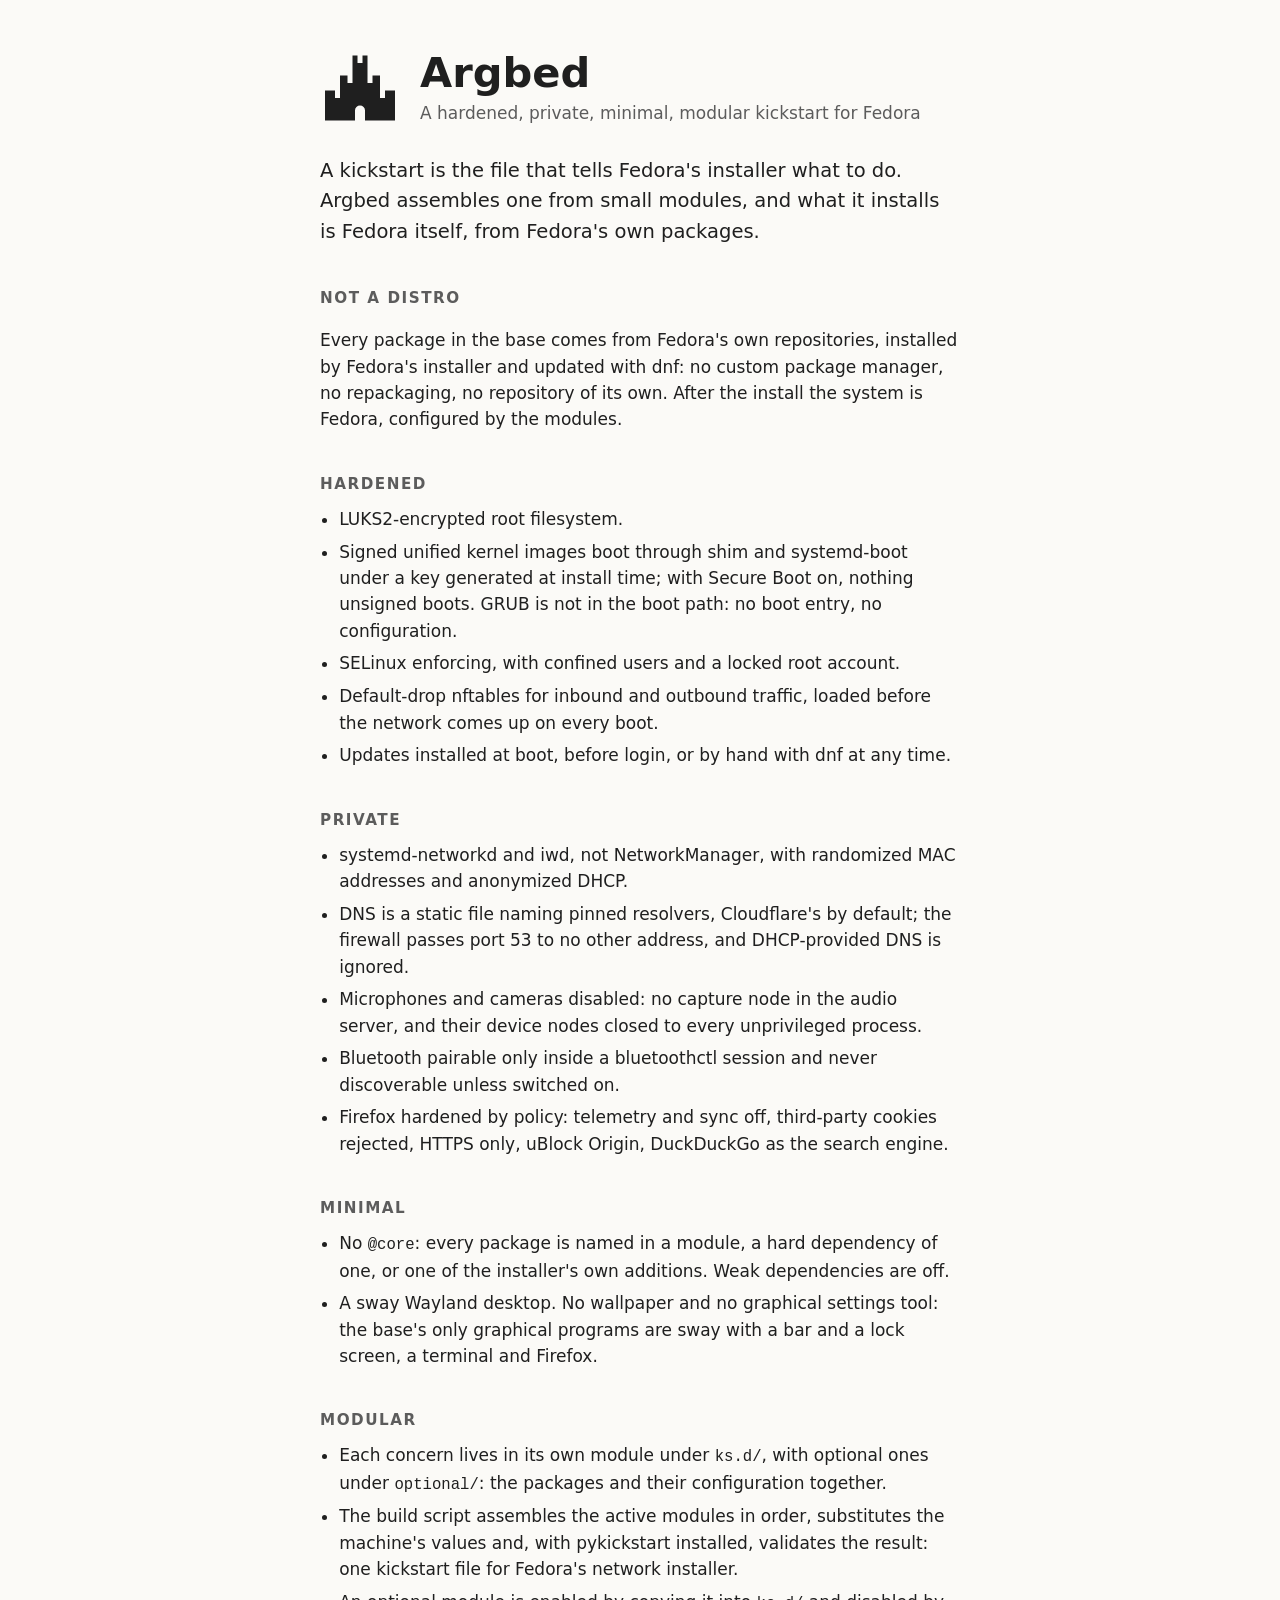
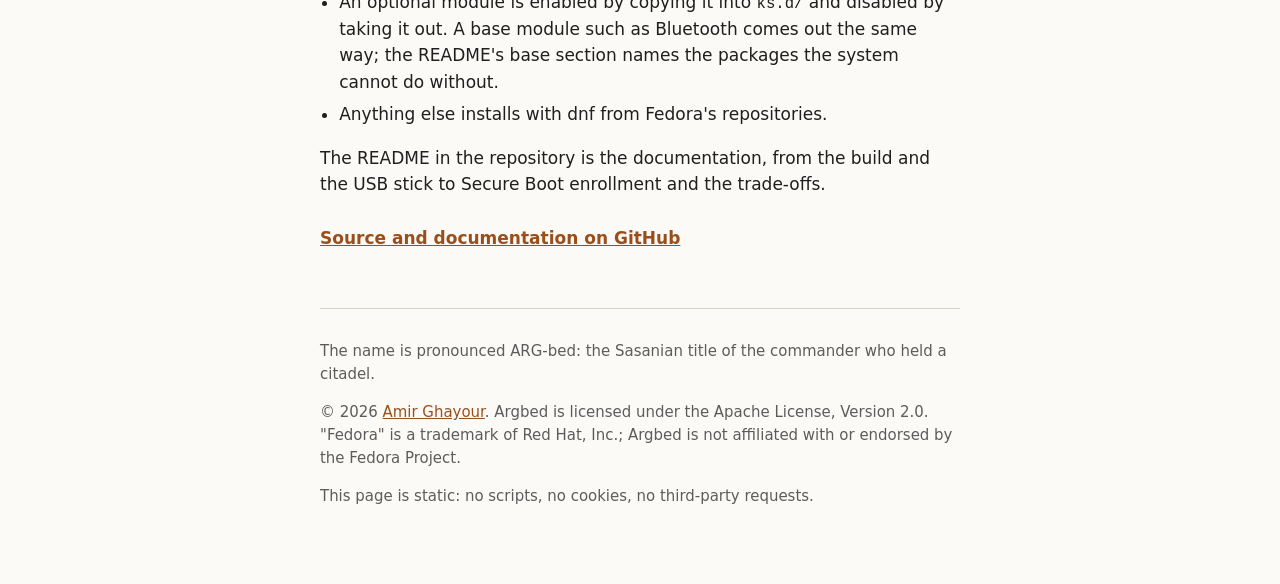
<file: index.html>
<!DOCTYPE html>
<html lang="en">
<head>
<meta charset="utf-8">
<meta name="viewport" content="width=device-width, initial-scale=1">
<meta http-equiv="Content-Security-Policy" content="default-src 'none'; img-src 'self'; style-src 'self'; base-uri 'none'; form-action 'none'">
<meta name="referrer" content="no-referrer">
<meta name="color-scheme" content="light dark">
<meta name="description" content="Argbed is a hardened, private, minimal, modular kickstart for Fedora: encrypted root, signed UKI boot, default-drop firewall, confined users, no @core.">
<meta property="og:type" content="website">
<meta property="og:url" content="https://argbed.com/">
<meta property="og:title" content="Argbed: a hardened, private, minimal, modular kickstart for Fedora">
<meta property="og:description" content="Encrypted root, signed UKI boot, default-drop firewall, confined users, no @core. One script assembles the modules into one kickstart file for Fedora's network installer.">
<meta property="og:image" content="https://argbed.com/og.png">
<meta property="og:image:width" content="1200">
<meta property="og:image:height" content="630">
<meta property="og:image:alt" content="Argbed: a hardened, private, minimal, modular kickstart for Fedora">
<meta name="twitter:card" content="summary_large_image">
<meta name="twitter:image:alt" content="Argbed: a hardened, private, minimal, modular kickstart for Fedora">
<title>Argbed: a hardened, private, minimal, modular kickstart for Fedora</title>
<link rel="canonical" href="https://argbed.com/">
<link rel="icon" href="argbed.svg" type="image/svg+xml">
<link rel="stylesheet" href="style.css">
</head>
<body>
<main>
<header>
<img src="argbed.svg" alt="" width="80" height="80">
<div>
<h1>Argbed</h1>
<p class="say">A hardened, private, minimal, modular kickstart for Fedora</p>
</div>
</header>
<p class="lead">A kickstart is the file that tells Fedora's installer what to do. Argbed assembles one from small modules, and what it installs is Fedora itself, from Fedora's own packages.</p>

<h2>Not a distro</h2>
<p>Every package in the base comes from Fedora's own repositories, installed by Fedora's installer and updated with dnf: no custom package manager, no repackaging, no repository of its own. After the install the system is Fedora, configured by the modules.</p>

<h2>Hardened</h2>
<ul>
<li>LUKS2-encrypted root filesystem.</li>
<li>Signed unified kernel images boot through shim and systemd-boot under a key generated at install time; with Secure Boot on, nothing unsigned boots. GRUB is not in the boot path: no boot entry, no configuration.</li>
<li>SELinux enforcing, with confined users and a locked root account.</li>
<li>Default-drop nftables for inbound and outbound traffic, loaded before the network comes up on every boot.</li>
<li>Updates installed at boot, before login, or by hand with dnf at any time.</li>
</ul>

<h2>Private</h2>
<ul>
<li>systemd-networkd and iwd, not NetworkManager, with randomized MAC addresses and anonymized DHCP.</li>
<li>DNS is a static file naming pinned resolvers, Cloudflare's by default; the firewall passes port 53 to no other address, and DHCP-provided DNS is ignored.</li>
<li>Microphones and cameras disabled: no capture node in the audio server, and their device nodes closed to every unprivileged process.</li>
<li>Bluetooth pairable only inside a bluetoothctl session and never discoverable unless switched on.</li>
<li>Firefox hardened by policy: telemetry and sync off, third-party cookies rejected, HTTPS only, uBlock Origin, DuckDuckGo as the search engine.</li>
</ul>

<h2>Minimal</h2>
<ul>
<li>No <code>@core</code>: every package is named in a module, a hard dependency of one, or one of the installer's own additions. Weak dependencies are off.</li>
<li>A sway Wayland desktop. No wallpaper and no graphical settings tool: the base's only graphical programs are sway with a bar and a lock screen, a terminal and Firefox.</li>
</ul>

<h2>Modular</h2>
<ul>
<li>Each concern lives in its own module under <code>ks.d/</code>, with optional ones under <code>optional/</code>: the packages and their configuration together.</li>
<li>The build script assembles the active modules in order, substitutes the machine's values and, with pykickstart installed, validates the result: one kickstart file for Fedora's network installer.</li>
<li>An optional module is enabled by copying it into <code>ks.d/</code> and disabled by taking it out. A base module such as Bluetooth comes out the same way; the README's base section names the packages the system cannot do without.</li>
<li>Anything else installs with dnf from Fedora's repositories.</li>
</ul>

<p>The README in the repository is the documentation, from the build and the USB stick to Secure Boot enrollment and the trade-offs.</p>
<p class="cta"><a href="https://github.com/argbed/argbed">Source and documentation on GitHub</a></p>

<footer>
<p>The name is pronounced ARG-bed: the Sasanian title of the commander who held a citadel.</p>
<p>© 2026 <a href="https://amirghayour.com">Amir Ghayour</a>. Argbed is licensed under the Apache License, Version 2.0. "Fedora" is a trademark of Red Hat, Inc.; Argbed is not affiliated with or endorsed by the Fedora Project.</p>
<p>This page is static: no scripts, no cookies, no third-party requests.</p>
</footer>
</main>
</body>
</html>
</file>
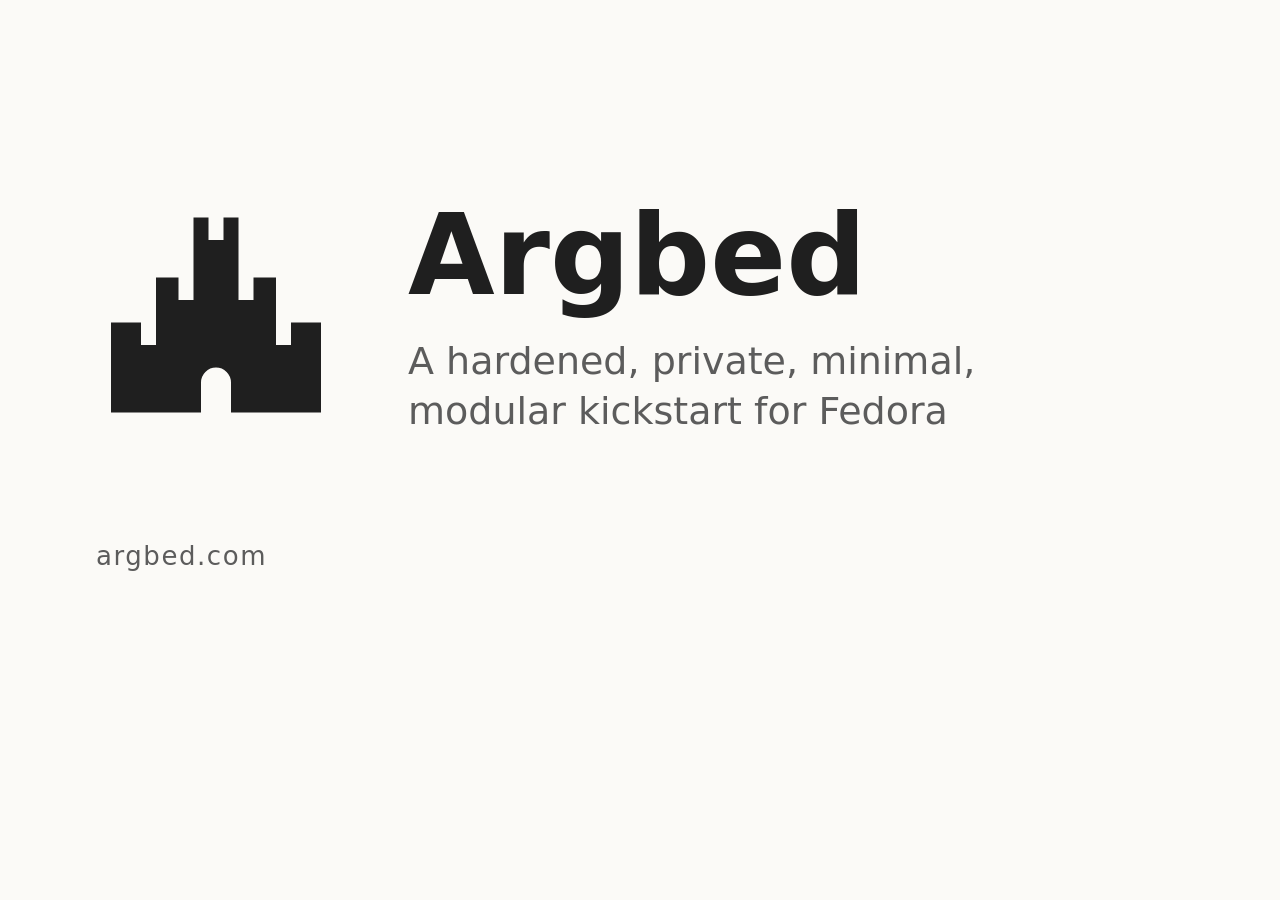
<file: og-source.html>
<!DOCTYPE html>
<!-- Source for og.png: open at 1200x630 and screenshot. -->
<html lang="en">
<head>
<meta charset="utf-8">
<title>Argbed link preview</title>
<link rel="stylesheet" href="style.css">
<style>
html,body{margin:0;width:1200px;height:630px;overflow:hidden}
body{display:flex;align-items:center;gap:72px;padding:0 96px;box-sizing:border-box;position:relative}
img{width:240px;height:240px;flex:none}
h1{font-size:112px;margin:0 0 20px}
.say{font-size:38px;line-height:1.3}
.url{position:absolute;left:96px;bottom:56px;font-size:26px;letter-spacing:.06em}
</style>
</head>
<body>
<img src="argbed.svg" alt="">
<div>
<h1>Argbed</h1>
<p class="say">A hardened, private, minimal, modular kickstart for Fedora</p>
</div>
<p class="say url">argbed.com</p>
</body>
</html>
</file>
<file: style.css>
:root{color-scheme:light dark}
body{margin:0;font:17px/1.55 system-ui,sans-serif;background:#fbfaf7;color:#1f1f1f}
main{max-width:40rem;margin:0 auto;padding:3rem 1.25rem 4rem}
header{display:flex;align-items:center;gap:1.25rem}
header img{width:5rem;height:5rem;flex:none}
h1{font-size:2.6rem;line-height:1.1;margin:0}
.say{margin:.3rem 0 0;color:#5c5c5c}
.lead{font-size:1.15em;margin:1.75rem 0 0}
h2{font-size:.95rem;margin:2.5rem 0 .6rem;text-transform:uppercase;letter-spacing:.1em;color:#5c5c5c}
ul{padding-left:1.2rem;margin:0}
li{margin:.4rem 0}
code{font-size:.92em}
a{color:#9a4f1b}
.cta{margin-top:1.75rem;font-weight:600}
footer{margin-top:3.5rem;padding-top:1rem;border-top:1px solid #d8d5cc;font-size:.88em;color:#5c5c5c}
@media (prefers-color-scheme:dark){
body{background:#121212;color:#e8e8e8}
.say,h2,footer{color:#a8a8a8}
a{color:#e3a36f}
footer{border-color:#333}
}
</file>
